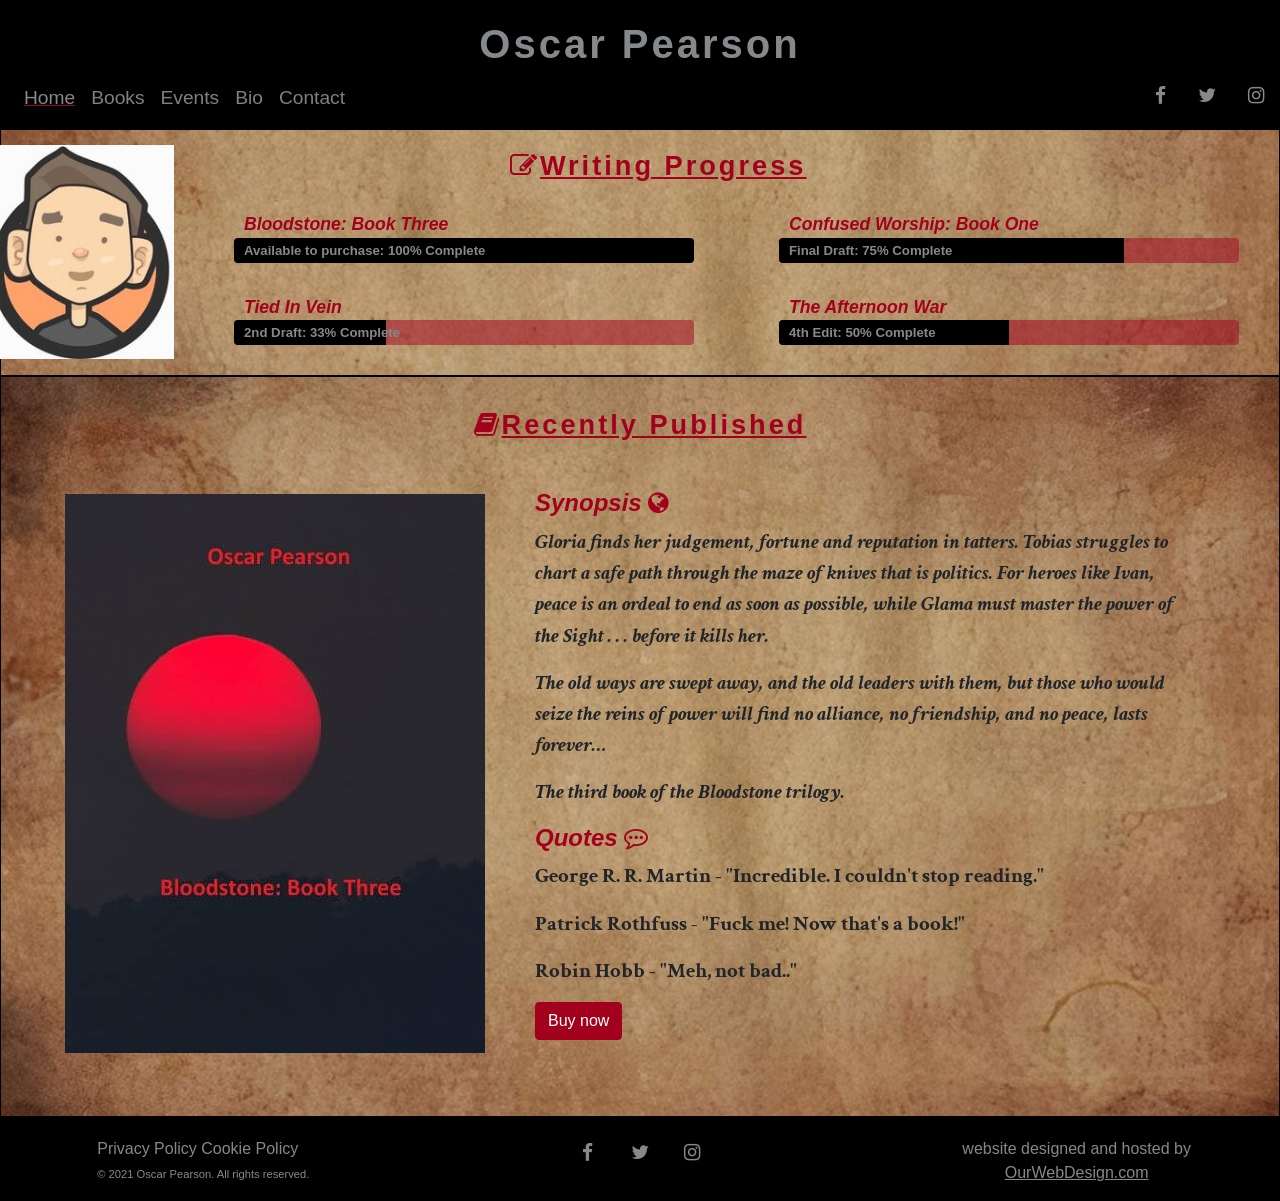
<file: index.html>
<!DOCTYPE html>
<html lang="en">

<head>
    <meta charset="UTF-8">
    <meta name="viewport" content="width=device-width, initial-scale=1.0">
    <meta name="description" content="This website serves to provide fans of the author Oscar Pearson with a place online 
    to keep up to date with his latest work and developments">
    <link rel="stylesheet" href="https://maxcdn.bootstrapcdn.com/bootstrap/4.2.1/css/bootstrap.min.css"/>
    <link rel="stylesheet" href="https://maxcdn.bootstrapcdn.com/font-awesome/4.7.0/css/font-awesome.min.css" type="text/css" />
    <link rel="stylesheet" href="assets/css/style.css" type="text/css" /> 
    <title>Oscar Pearson - Author</title>
</head>

<body class="container-fluid">
    <header class="container-fluid sticky-top">
        <div class="row no-gutters">
            <div class="col-12">
                <div class="row no-gutters">
                    <div class="col-12">
                        <h1 id="name">Oscar Pearson</h1>
                    </div>
                </div>
                <div class="row no-gutters">
                    <div class="col-6">
                        <nav class="navbar navbar-expand-md navbar-dark">
                            <button class="navbar-toggler" type="button" aria-label="Navigation menu toggle" data-toggle="collapse" data-target="#collapsibleNavbar">
                                <span class="navbar-toggler-icon"></span>
                            </button>
                            <div class="collapse navbar-collapse" id="collapsibleNavbar">
                                <ul class="navbar-nav">
                                    <li class="nav-item">
                                        <a class="nav-link active" href="index.html">Home</a>
                                    </li>
                                    <li class="nav-item">
                                        <a class="nav-link" href="books.html">Books</a>
                                    </li>
                                    <li class="nav-item">
                                        <a class="nav-link" href="events.html">Events</a>
                                    </li>
                                    <li class="nav-item">
                                        <a class="nav-link" href="bio.html">Bio</a>
                                    </li>
                                    <li class="nav-item">
                                        <a class="nav-link" href="contact.html">Contact</a>
                                    </li>
                                </ul>
                            </div>
                        </nav>
                    </div>
                    <div class="col-6">
                        <ul id="social-links-header" class="nav justify-content-end">
                            <li class="nav-item">
                                <a class="nav-link" target="_blank" href="https://www.facebook.com/">
                                    <i class="fa fa-facebook" aria-hidden="true"></i>
                                    <span class="sr-only">Facebook</span>
                                </a>
                            </li>
                            <li class="nav-item">
                                <a class="nav-link" target="_blank" href="https://twitter.com/">
                                    <i class="fa fa-twitter" aria-hidden="true"></i>
                                    <span class="sr-only">Twitter</span>
                                </a>
                            </li>
                            <li class="nav-item">
                                <a class="nav-link" target="_blank" href="https://www.instagram.com/">
                                    <i class="fa fa-instagram" aria-hidden="true"></i>
                                    <span class="sr-only">Instagram</span>
                                </a>
                            </li>
                        </ul>
                    </div>
                </div>
            </div>
        </div>

    </header>

    <section class="container-fluid hero-image">
        <div class="row writing-progress">
            <div class="col-md-2" id="profile-image">
                <img class="img-fluid" alt="Bloodstone: Book Three" src="./assets/images/index-images/profile.png" />
            </div>
            <div class="col-md-10 col-sm-12">
                <div class="row">
                    <div class="col-md-10 col-sm-12" id="writing-progress-title">
                        <h2><i class="fa fa-pencil-square-o" aria-hidden="true"></i>Writing Progress</h2>
                    </div>
                </div>
                <div class="row progress-section">
                    <div class="col-md-6 col-sm-12">
                        <div>
                            <h5>Bloodstone: Book Three</h5>
                            <div class="progress">
                                <div class="progress-bar" role="progressbar" aria-label="Available to purchase" style="width: 100%" aria-valuenow="100" aria-valuemin="0" aria-valuemax="100">
                                <span class="sr-only">100% complete</span>
                                </div>
                                <span class="progress-type">Available to purchase: 100% Complete</span>
                            </div>
                        </div>
                        <div>
                            <h5>Tied In Vein</h5>
                            <div class="progress">
                                <div class="progress-bar" role="progressbar" aria-label="one third complete" style="width: 33%" aria-valuenow="33" aria-valuemin="0" aria-valuemax="100">
                                <span class="sr-only">33% complete</span>
                                </div>
                                <span class="progress-type">2nd Draft: 33% Complete</span>
                            </div>
                        </div>
                    </div>
                    <div class="col-md-6 col-sm-12">
                        <div>
                            <h5>Confused Worship: Book One</h5>
                            <div class="progress">
                                <div class="progress-bar" role="progressbar" aria-label="three quarters complete" style="width: 75%" aria-valuenow="75" aria-valuemin="0" aria-valuemax="100">
                                <span class="sr-only">75% complete</span>
                                </div>
                                <span class="progress-type">Final Draft: 75% Complete</span>
                            </div>
                        </div>
                        <div>
                            <h5>The Afternoon War</h5>
                            <div class="progress">
                                <div class="progress-bar" role="progressbar" aria-label="halfway complete" style="width: 50%" aria-valuenow="50" aria-valuemin="0" aria-valuemax="100">
                                <span class="sr-only">50% complete</span>
                                </div>
                                <span class="progress-type">4th Edit: 50% Complete</span>
                            </div>
                        </div>
                    </div>
                </div>
            </div>
        </div>
    </section>

    <section class="container-fluid hero-image">
            <div class="row">
                <div class="col" id="recently-published">
                    <h2><i class="fa fa-book" aria-hidden="true"></i>Recently Published</h2>
                </div>
            </div>
            <div class="row books">
                <div class="col-md-auto" id="cover-image-outer">
                    <img class="img-fluid" alt="Bloodstone" src="./assets/images/index-images/bloodstone.png" />
                </div>
                <div class="col synopsis-quotes">
                    <h4 class="synopsis-title">
                        Synopsis <i class="fa fa-globe" aria-hidden="true"></i>
                    </h4>
                    <p class="synopsis-text">
                        Gloria finds her judgement, fortune and reputation in tatters. Tobias struggles to chart a safe path through the maze of knives that is politics. For heroes like Ivan, peace is an ordeal to end as soon as possible, while Glama must master the power of the Sight . . . before it kills her.
                    </p>
                    <p class="synopsis-text">
                        The old ways are swept away, and the old leaders with them, but those who would seize the reins of power will find no alliance, no friendship, and no peace, lasts forever…
                    </p>
                    <p class="synopsis-text">
                        The third book of the Bloodstone trilogy.
                    </p>
                    <h4 class="quotes-title">
                        Quotes <i class="fa fa-commenting-o" aria-hidden="true"></i>
                    </h4>
                    <p class="quotes-text">
                        George R. R. Martin - "Incredible. I couldn't stop reading."
                    </p>
                    <p class="quotes-text">
                        Patrick Rothfuss - "Fuck me! Now that's a book!"
                    </p>
                    <p class="quotes-text">
                        Robin Hobb - "Meh, not bad.."
                    </p>
                    <a class="btn btn-primary" href="#" role="button">Buy now</a>
                </div>
            </div>
    </section>

    <footer class="container-fluid" id="footer">
        <div class="row">
            <div class="col-sm-4">
                <div class="footer-left">
                    <p>
                        <a class="policy" href="#" role="button">Privacy Policy</a>
                        <a class="policy" href="#" role="button">Cookie Policy</a>
                        <br>
                        <span class="rights">© 2021 Oscar Pearson. All rights reserved.</span>
                    </p>
                </div>
            </div>
            <div class="col-sm-4">
                <div class="footer-center">
                    <ul class="col-md-12 list-inline social-links-footer">
                        <li class="list-inline-item">
                            <a target="_blank" href="https://www.facebook.com/">
                                <i class="fa fa-facebook" aria-hidden="true"></i>
                                <span class="sr-only">Facebook</span>
                            </a>
                        </li>
                        <li class="list-inline-item">
                            <a target="_blank" href="https://twitter.com/">
                                <i class="fa fa-twitter" aria-hidden="true"></i>
                                <span class="sr-only">Twitter</span>
                            </a>
                        </li>
                        <li class="list-inline-item">
                            <a target="_blank" href="https://www.instagram.com/">
                                <i class="fa fa-instagram" aria-hidden="true"></i>
                                <span class="sr-only">Instagram</span>
                            </a>
                        </li>
                    </ul>
                </div>
            </div>
            <div class="col-sm-4">
                <div class="footer-right host">
                <p>
                   website designed and hosted by
                   <br>
                   <a href="#" class="host-link" target="_blank">OurWebDesign.com</a>
                </p>
                </div>
            </div>
        </div>

    </footer>
    <script src="https://ajax.googleapis.com/ajax/libs/jquery/3.5.1/jquery.min.js"></script>
    <script src="https://cdnjs.cloudflare.com/ajax/libs/popper.js/1.16.0/umd/popper.min.js"></script> 
    <script src="https://maxcdn.bootstrapcdn.com/bootstrap/4.5.2/js/bootstrap.min.js"></script>
</body>

</html>
</file>
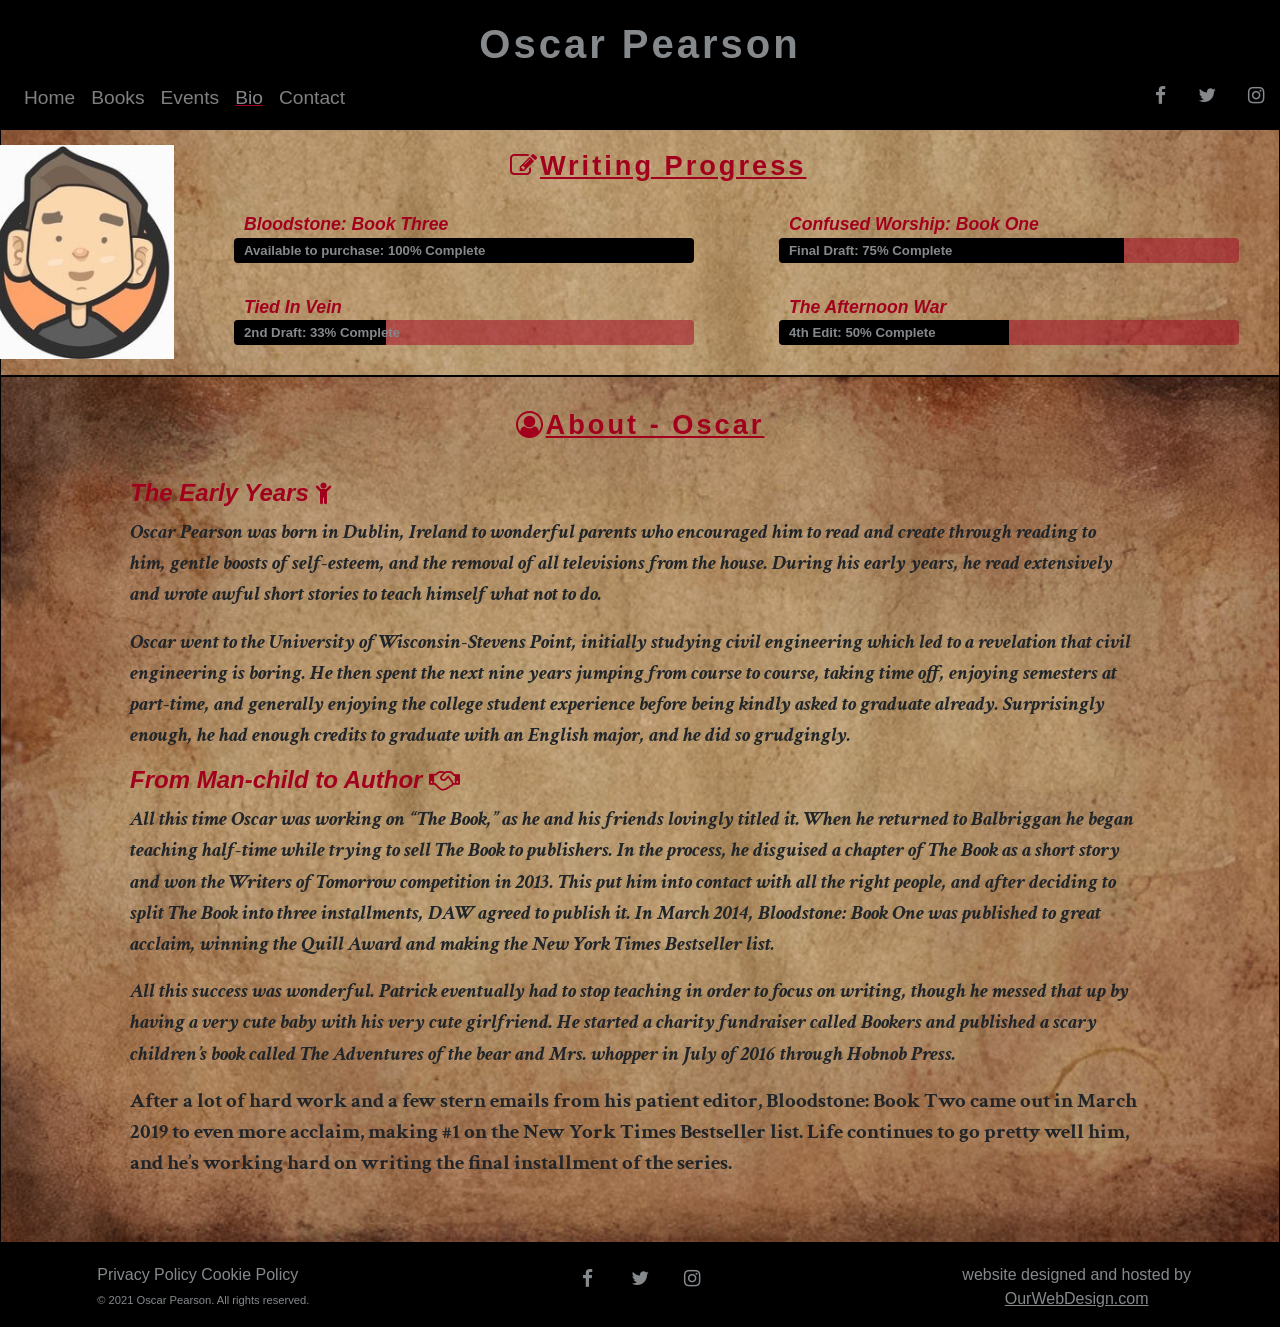
<file: bio.html>
<!DOCTYPE html>
<html lang="en">

<head>
    <meta charset="UTF-8">
    <meta name="viewport" content="width=device-width, initial-scale=1.0">
    <meta name="description" content="This website serves to provide fans of the author Oscar Pearson with a place online 
    to keep up to date with his latest work and developments">
    <link rel="stylesheet" href="https://maxcdn.bootstrapcdn.com/bootstrap/4.2.1/css/bootstrap.min.css"/>
    <link rel="stylesheet" href="https://maxcdn.bootstrapcdn.com/font-awesome/4.7.0/css/font-awesome.min.css" type="text/css" />
    <link rel="stylesheet" href="assets/css/style.css" type="text/css" /> 
    <title>Oscar Pearson - Author</title>
</head>

<body class="container-fluid">
    <header class="container-fluid sticky-top">
        <div class="row no-gutters">
            <div class="col-12">
                <div class="row no-gutters">
                    <div class="col-12">
                        <h1 id="name">Oscar Pearson</h1>
                    </div>
                </div>
                <div class="row no-gutters">
                    <div class="col-6">
                        <nav class="navbar navbar-expand-md navbar-dark">
                            <button class="navbar-toggler" type="button" aria-label="Navigation menu toggle" data-toggle="collapse" data-target="#collapsibleNavbar">
                                <span class="navbar-toggler-icon"></span>
                            </button>
                            <div class="collapse navbar-collapse" id="collapsibleNavbar">
                                <ul class="navbar-nav">
                                    <li class="nav-item">
                                        <a class="nav-link" href="index.html">Home</a>
                                    </li>
                                    <li class="nav-item">
                                        <a class="nav-link" href="books.html">Books</a>
                                    </li>
                                    <li class="nav-item">
                                        <a class="nav-link" href="events.html">Events</a>
                                    </li>
                                    <li class="nav-item">
                                        <a class="nav-link active" href="bio.html">Bio</a>
                                    </li>
                                    <li class="nav-item">
                                        <a class="nav-link" href="contact.html">Contact</a>
                                    </li>
                                </ul>
                            </div>
                        </nav>
                    </div>
                    <div class="col-6">
                        <ul id="social-links-header" class="nav justify-content-end">
                            <li class="nav-item">
                                <a class="nav-link" target="_blank" href="https://www.facebook.com/">
                                    <i class="fa fa-facebook" aria-hidden="true"></i>
                                    <span class="sr-only">Facebook</span>
                                </a>
                            </li>
                            <li class="nav-item">
                                <a class="nav-link" target="_blank" href="https://twitter.com/">
                                    <i class="fa fa-twitter" aria-hidden="true"></i>
                                    <span class="sr-only">Twitter</span>
                                </a>
                            </li>
                            <li class="nav-item">
                                <a class="nav-link" target="_blank" href="https://www.instagram.com/">
                                    <i class="fa fa-instagram" aria-hidden="true"></i>
                                    <span class="sr-only">Instagram</span>
                                </a>
                            </li>
                        </ul>
                    </div>
                </div>
            </div>
        </div>

    </header>

    <section class="container-fluid hero-image">
        <div class="row writing-progress">
            <div class="col-md-2" id="profile-image">
                <img class="img-fluid" alt="Bloodstone: Book Three" src="./assets/images/index-images/profile.png" />
            </div>
            <div class="col-md-10 col-sm-12">
                <div class="row">
                    <div class="col-md-10 col-sm-12" id="writing-progress-title">
                        <h2><i class="fa fa-pencil-square-o" aria-hidden="true"></i>Writing Progress</h2>
                    </div>
                </div>
                <div class="row progress-section">
                    <div class="col-md-6 col-sm-12">
                        <div>
                            <h5>Bloodstone: Book Three</h5>
                            <div class="progress">
                                <div class="progress-bar" role="progressbar" aria-label="Available to purchase" style="width: 100%" aria-valuenow="100" aria-valuemin="0" aria-valuemax="100">
                                <span class="sr-only">100% complete</span>
                                </div>
                                <span class="progress-type">Available to purchase: 100% Complete</span>
                            </div>
                        </div>
                        <div>
                            <h5>Tied In Vein</h5>
                            <div class="progress">
                                <div class="progress-bar" role="progressbar" aria-label="one third complete" style="width: 33%" aria-valuenow="33" aria-valuemin="0" aria-valuemax="100">
                                <span class="sr-only">33% complete</span>
                                </div>
                                <span class="progress-type">2nd Draft: 33% Complete</span>
                            </div>
                        </div>
                    </div>
                    <div class="col-md-6 col-sm-12">
                        <div>
                            <h5>Confused Worship: Book One</h5>
                            <div class="progress">
                                <div class="progress-bar" role="progressbar" aria-label="three quarters complete" style="width: 75%" aria-valuenow="75" aria-valuemin="0" aria-valuemax="100">
                                <span class="sr-only">75% complete</span>
                                </div>
                                <span class="progress-type">Final Draft: 75% Complete</span>
                            </div>
                        </div>
                        <div>
                            <h5>The Afternoon War</h5>
                            <div class="progress">
                                <div class="progress-bar" role="progressbar" aria-label="halfway complete" style="width: 50%" aria-valuenow="50" aria-valuemin="0" aria-valuemax="100">
                                <span class="sr-only">50% complete</span>
                                </div>
                                <span class="progress-type">4th Edit: 50% Complete</span>
                            </div>
                        </div>
                    </div>
                </div>
            </div>
        </div>
    </section>

    <section class="container-fluid hero-image">
            <div class="row">
                <div class="col" id="recently-published">
                    <h2><i class="fa fa-user-circle-o" aria-hidden="true"></i>About - Oscar</h2>
                </div>
            </div>
            <div class="row">
                <div class="col early-years">
                    <h4 class="bio-title">
                        The Early Years <i class="fa fa-child" aria-hidden="true"></i>
                    </h4>
                    <p class="life">
                        Oscar Pearson was born in Dublin, Ireland to wonderful parents who encouraged him to read and create through reading to him, gentle boosts of self-esteem, and the removal of all televisions from the house.  During his early years, he read extensively and wrote awful short stories to teach himself what not to do.
                    </p>
                    <p class="life">
                        Oscar went to the University of Wisconsin-Stevens Point, initially studying civil engineering which led to a revelation that civil engineering is boring.  He then spent the next nine years jumping from course to course, taking time off, enjoying semesters at part-time, and generally enjoying the college student experience before being kindly asked to graduate already.  Surprisingly enough, he had enough credits to graduate with an English major, and he did so grudgingly.
                    </p>
                    <h4 class="bio-title">
                        From Man-child to Author <i class="fa fa-handshake-o" aria-hidden="true"></i>
                    </h4>
                    <p class="life">
                        All this time Oscar was working on “The Book,” as he and his friends lovingly titled it.  When he returned to Balbriggan he began teaching half-time while trying to sell The Book to publishers.  In the process, he disguised a chapter of The Book as a short story and won the Writers of Tomorrow competition in 2013.  This put him into contact with all the right people, and after deciding to split The Book into three installments, DAW agreed to publish it.  In March 2014, Bloodstone: Book One was published to great acclaim, winning the Quill Award and making the New York Times Bestseller list.
                    </p>
                    <p class="life">
                        All this success was wonderful.  Patrick eventually had to stop teaching in order to focus on writing, though he messed that up by having a very cute baby with his very cute girlfriend.  He started a charity fundraiser called Bookers and published a scary children’s book called The Adventures of the bear and Mrs. whopper in July of 2016 through Hobnob Press.
                    </p>
                    <p class="quotes-text">
                        After a lot of hard work and a few stern emails from his patient editor, Bloodstone: Book Two  came out in March 2019 to even more acclaim, making #1 on the New York Times Bestseller list.  Life continues to go pretty well him, and he’s working hard on writing the final installment of the series.
                    </p>
                </div>
            </div>
    </section>

    <footer class="container-fluid">
        <div class="row">
            <div class="col-sm-4">
                <div class="footer-left">
                    <p>
                        <a class="policy" href="#" role="button">Privacy Policy</a>
                        <a class="policy" href="#" role="button">Cookie Policy</a>
                        <br>
                        <span class="rights">© 2021 Oscar Pearson. All rights reserved.</span>
                    </p>
                </div>
            </div>
            <div class="col-sm-4">
                <div class="footer-center">
                    <ul class="col-md-12 list-inline social-links-footer">
                        <li class="list-inline-item">
                            <a target="_blank" href="https://www.facebook.com/">
                                <i class="fa fa-facebook" aria-hidden="true"></i>
                                <span class="sr-only">Facebook</span>
                            </a>
                        </li>
                        <li class="list-inline-item">
                            <a target="_blank" href="https://twitter.com/">
                                <i class="fa fa-twitter" aria-hidden="true"></i>
                                <span class="sr-only">Twitter</span>
                            </a>
                        </li>
                        <li class="list-inline-item">
                            <a target="_blank" href="https://www.instagram.com/">
                                <i class="fa fa-instagram" aria-hidden="true"></i>
                                <span class="sr-only">Instagram</span>
                            </a>
                        </li>
                    </ul>
                </div>
            </div>
            <div class="col-sm-4">
                <div class="footer-right host">
                <p>
                   website designed and hosted by
                   <br>
                   <a href="#" class="host-link" target="_blank">OurWebDesign.com</a>
                </p>
                </div>
            </div>
        </div>

    </footer>
    <script src="https://ajax.googleapis.com/ajax/libs/jquery/3.5.1/jquery.min.js"></script>
    <script src="https://cdnjs.cloudflare.com/ajax/libs/popper.js/1.16.0/umd/popper.min.js"></script> 
    <script src="https://maxcdn.bootstrapcdn.com/bootstrap/4.5.2/js/bootstrap.min.js"></script>
</body>

</html>
</file>
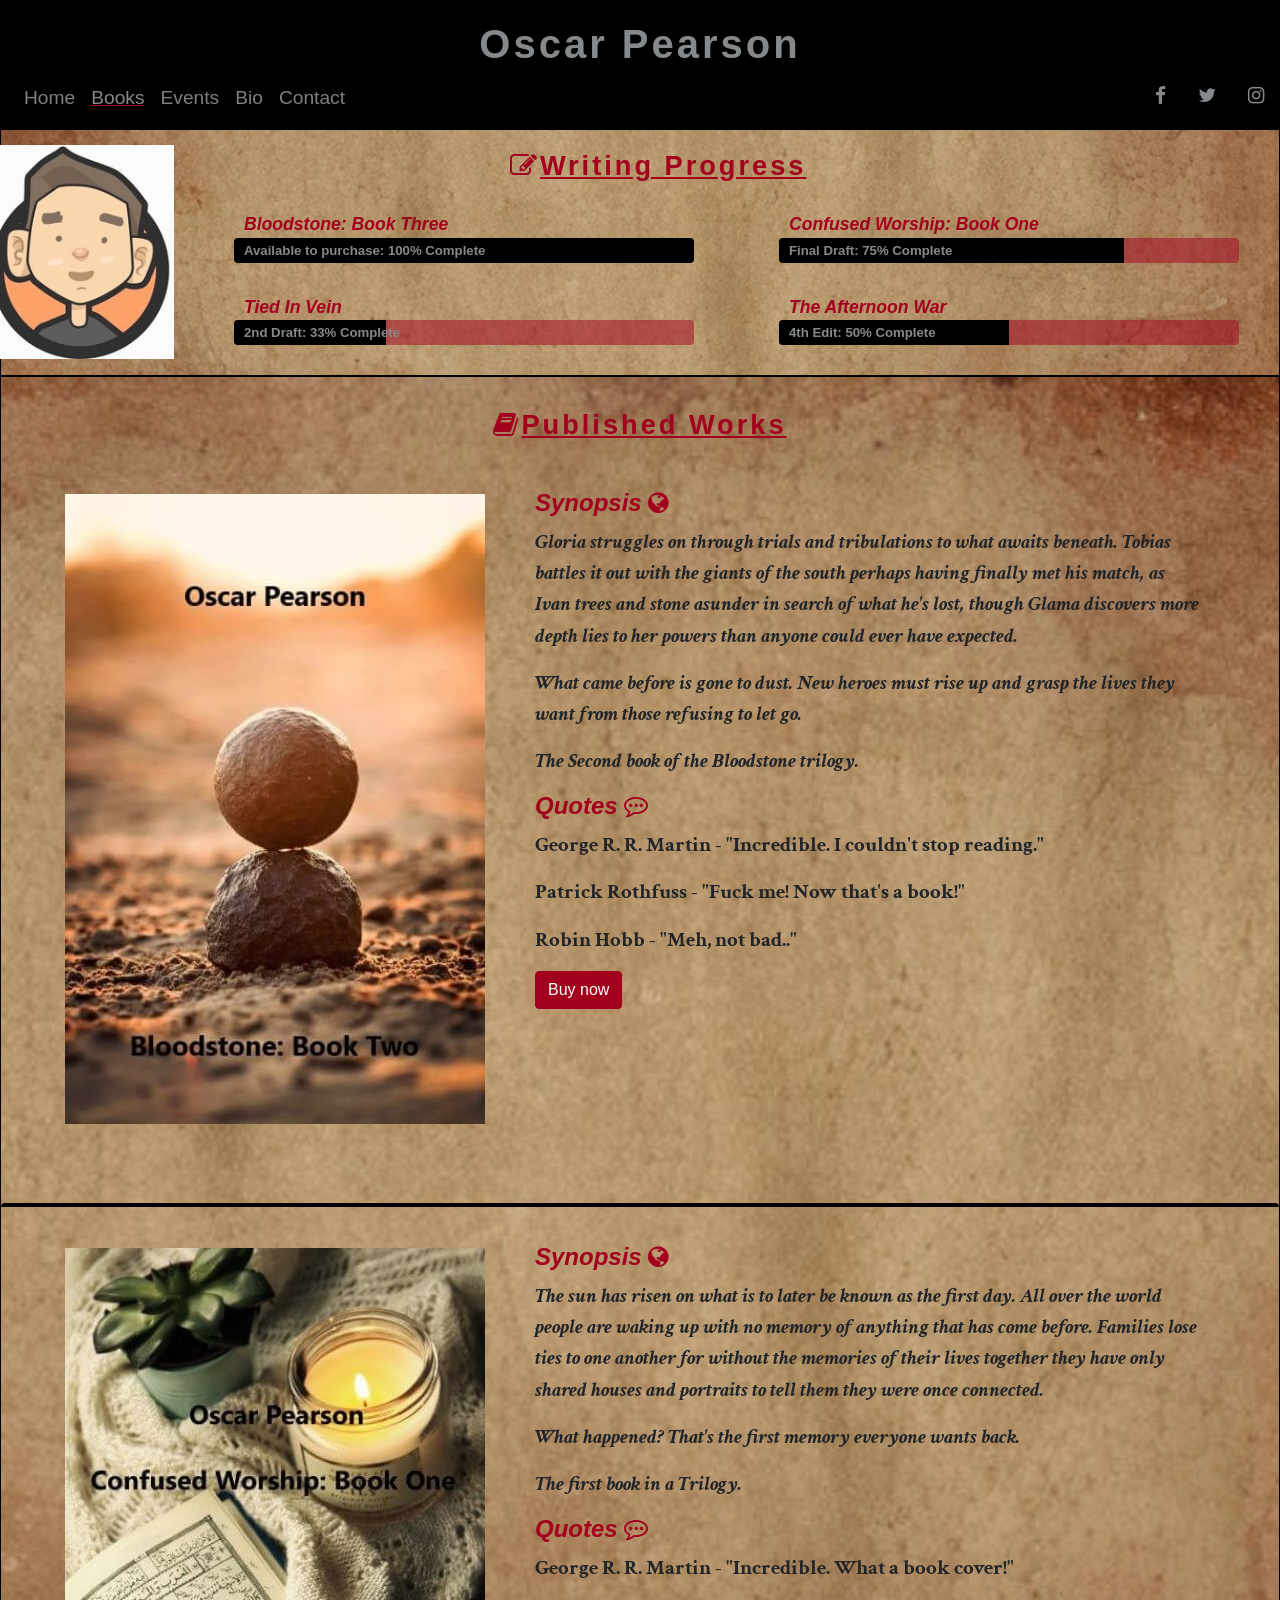
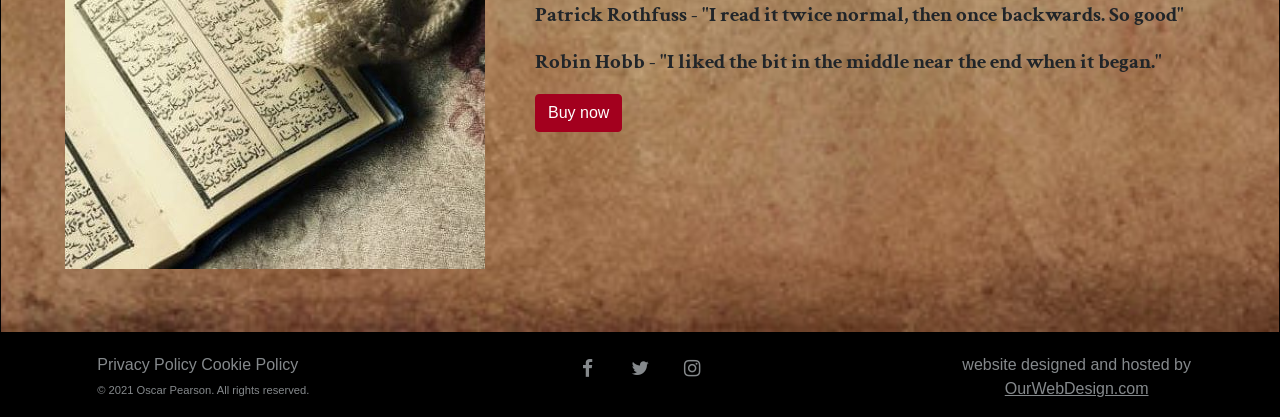
<file: books.html>
<!DOCTYPE html>
<html lang="en">

<head>
    <meta charset="UTF-8">
    <meta name="viewport" content="width=device-width, initial-scale=1.0">
    <meta name="description" content="This website serves to provide fans of the author Oscar Pearson with a place online 
    to keep up to date with his latest work and developments">
    <link rel="stylesheet" href="https://maxcdn.bootstrapcdn.com/bootstrap/4.2.1/css/bootstrap.min.css"/>
    <link rel="stylesheet" href="https://maxcdn.bootstrapcdn.com/font-awesome/4.7.0/css/font-awesome.min.css" type="text/css" />
    <link rel="stylesheet" href="assets/css/style.css" type="text/css" /> 
    <title>Oscar Pearson - Author</title>
</head>

<body class="container-fluid">
    <header class="container-fluid sticky-top">
        <div class="row no-gutters">
            <div class="col-12">
                <div class="row no-gutters">
                    <div class="col-12">
                        <h1 id="name">Oscar Pearson</h1>
                    </div>
                </div>
                <div class="row no-gutters">
                    <div class="col-6">
                        <nav class="navbar navbar-expand-md navbar-dark">
                            <button class="navbar-toggler" type="button" aria-label="Navigation menu toggle" data-toggle="collapse" data-target="#collapsibleNavbar">
                                <span class="navbar-toggler-icon"></span>
                            </button>
                            <div class="collapse navbar-collapse" id="collapsibleNavbar">
                                <ul class="navbar-nav">
                                    <li class="nav-item">
                                        <a class="nav-link" href="index.html">Home</a>
                                    </li>
                                    <li class="nav-item">
                                        <a class="nav-link active" href="books.html">Books</a>
                                    </li>
                                    <li class="nav-item">
                                        <a class="nav-link" href="events.html">Events</a>
                                    </li>
                                    <li class="nav-item">
                                        <a class="nav-link" href="bio.html">Bio</a>
                                    </li>
                                    <li class="nav-item">
                                        <a class="nav-link" href="contact.html">Contact</a>
                                    </li>
                                </ul>
                            </div>
                        </nav>
                    </div>
                    <div class="col-6">
                        <ul id="social-links-header" class="nav justify-content-end">
                            <li class="nav-item">
                                <a class="nav-link" target="_blank" href="https://www.facebook.com/">
                                    <i class="fa fa-facebook" aria-hidden="true"></i>
                                    <span class="sr-only">Facebook</span>
                                </a>
                            </li>
                            <li class="nav-item">
                                <a class="nav-link" target="_blank" href="https://twitter.com/">
                                    <i class="fa fa-twitter" aria-hidden="true"></i>
                                    <span class="sr-only">Twitter</span>
                                </a>
                            </li>
                            <li class="nav-item">
                                <a class="nav-link" target="_blank" href="https://www.instagram.com/">
                                    <i class="fa fa-instagram" aria-hidden="true"></i>
                                    <span class="sr-only">Instagram</span>
                                </a>
                            </li>
                        </ul>
                    </div>
                </div>
            </div>
        </div>

    </header>

    <section class="container-fluid hero-image">
        <div class="row writing-progress">
            <div class="col-md-2" id="profile-image">
                <img class="img-fluid" alt="Bloodstone: Book Three" src="./assets/images/index-images/profile.png" />
            </div>
            <div class="col-md-10 col-sm-12">
                <div class="row">
                    <div class="col-md-10 col-sm-12" id="writing-progress-title">
                        <h2><i class="fa fa-pencil-square-o" aria-hidden="true"></i>Writing Progress</h2>
                    </div>
                </div>
                <div class="row progress-section">
                    <div class="col-md-6 col-sm-12">
                        <div>
                            <h5>Bloodstone: Book Three</h5>
                            <div class="progress">
                                <div class="progress-bar" role="progressbar" aria-label="Available to purchase" style="width: 100%" aria-valuenow="100" aria-valuemin="0" aria-valuemax="100">
                                <span class="sr-only">100% complete</span>
                                </div>
                                <span class="progress-type">Available to purchase: 100% Complete</span>
                            </div>
                        </div>
                        <div>
                            <h5>Tied In Vein</h5>
                            <div class="progress">
                                <div class="progress-bar" role="progressbar"  aria-label="one third complete" style="width: 33%" aria-valuenow="33" aria-valuemin="0" aria-valuemax="100">
                                <span class="sr-only">33% complete</span>
                                </div>
                                <span class="progress-type">2nd Draft: 33% Complete</span>
                            </div>
                        </div>
                    </div>
                    <div class="col-md-6 col-sm-12">
                        <div>
                            <h5>Confused Worship: Book One</h5>
                            <div class="progress">
                                <div class="progress-bar" role="progressbar" aria-label="three quarters complete" style="width: 75%" aria-valuenow="75" aria-valuemin="0" aria-valuemax="100">
                                <span class="sr-only">75% complete</span>
                                </div>
                                <span class="progress-type">Final Draft: 75% Complete</span>
                            </div>
                        </div>
                        <div>
                            <h5>The Afternoon War</h5>
                            <div class="progress">
                                <div class="progress-bar" role="progressbar" aria-label="halfway complete" style="width: 50%" aria-valuenow="50" aria-valuemin="0" aria-valuemax="100">
                                <span class="sr-only">50% complete</span>
                                </div>
                                <span class="progress-type">4th Edit: 50% Complete</span>
                            </div>
                        </div>
                    </div>
                </div>
            </div>
        </div>
    </section>

    <section class="container-fluid hero-image">
            <div class="row">
                <div class="col" id="recently-published">
                    <h2><i class="fa fa-book" aria-hidden="true"></i>Published Works</h2>
                </div>
            </div>
            <div class="row books">
                <div class="col-md-auto cover-image-outer">
                    <img class="img-fluid" alt="Bloodstone: Book Two" src="./assets/images/books-images/bloodstone2.png" />
                </div>
                <div class="col synopsis-quotes">
                    <h4 class="synopsis-title">
                        Synopsis <i class="fa fa-globe" aria-hidden="true"></i>
                    </h4>
                    <p class="synopsis-text">
                        Gloria struggles on through trials and tribulations to what awaits beneath. Tobias battles it out with the giants of the south perhaps having finally met his match, as Ivan trees and stone asunder in search of what he's lost, though Glama discovers more depth lies to her powers than anyone could ever have expected.
                    </p>
                    <p class="synopsis-text">
                        What came before is gone to dust. New heroes must rise up and grasp the lives they want from those refusing to let go.
                    </p>
                    <p class="synopsis-text">
                        The Second book of the Bloodstone trilogy.
                    </p>
                    <h4 class="quotes-title">
                        Quotes <i class="fa fa-commenting-o" aria-hidden="true"></i>
                    </h4>
                    <p class="quotes-text">
                        George R. R. Martin - "Incredible. I couldn't stop reading."
                    </p>
                    <p class="quotes-text">
                        Patrick Rothfuss - "Fuck me! Now that's a book!"
                    </p>
                    <p class="quotes-text">
                        Robin Hobb - "Meh, not bad.."
                    </p>
                    <a class="btn btn-primary" href="#" role="button">Buy now</a>
                </div>
            </div>
            <hr class="rounded">
            <div class="row books">
                <div class="col-md-auto cover-image-outer">
                    <img class="img-fluid" alt="Confused Worship: Book One" src="./assets/images/books-images/confused-worship.png" />
                </div>
                <div class="col synopsis-quotes">
                    <h4 class="synopsis-title">
                        Synopsis <i class="fa fa-globe" aria-hidden="true"></i>
                    </h4>
                    <p class="synopsis-text">
                        The sun has risen on what is to later be known as the first day. All over the world people are waking up with no memory of anything that has come before. Families lose ties to one another for without the memories of their lives together they have only shared houses and portraits to tell them they were once connected.
                    </p>
                    <p class="synopsis-text">
                        What happened? That's the first memory everyone wants back.
                    </p>
                    <p class="synopsis-text">
                        The first book in a Trilogy.
                    </p>
                    <h4 class="quotes-title">
                        Quotes <i class="fa fa-commenting-o" aria-hidden="true"></i>
                    </h4>
                    <p class="quotes-text">
                        George R. R. Martin - "Incredible. What a book cover!"
                    </p>
                    <p class="quotes-text">
                        Patrick Rothfuss - "I read it twice normal, then once backwards. So good"
                    </p>
                    <p class="quotes-text">
                        Robin Hobb - "I liked the bit in the middle near the end when it began."
                    </p>
                    <a class="btn btn-primary" href="#" role="button">Buy now</a>
                </div>
            </div>
    </section>

    <footer class="container-fluid">
        <div class="row">
            <div class="col-sm-4">
                <div class="footer-left">
                    <p>
                        <a class="policy" href="#" role="button">Privacy Policy</a>
                        <a class="policy" href="#" role="button">Cookie Policy</a>
                        <br>
                        <span class="rights">© 2021 Oscar Pearson. All rights reserved.</span>
                    </p>
                </div>
            </div>
            <div class="col-sm-4">
                <div class="footer-center">
                    <ul class="col-md-12 list-inline social-links-footer">
                        <li class="list-inline-item">
                            <a target="_blank" href="https://www.facebook.com/">
                                <i class="fa fa-facebook" aria-hidden="true"></i>
                                <span class="sr-only">Facebook</span>
                            </a>
                        </li>
                        <li class="list-inline-item">
                            <a target="_blank" href="https://twitter.com/">
                                <i class="fa fa-twitter" aria-hidden="true"></i>
                                <span class="sr-only">Twitter</span>
                            </a>
                        </li>
                        <li class="list-inline-item">
                            <a target="_blank" href="https://www.instagram.com/">
                                <i class="fa fa-instagram" aria-hidden="true"></i>
                                <span class="sr-only">Instagram</span>
                            </a>
                        </li>
                    </ul>
                </div>
            </div>
            <div class="col-sm-4">
                <div class="footer-right host">
                <p>
                   website designed and hosted by
                   <br>
                   <a href="#" class="host-link" target="_blank">OurWebDesign.com</a>
                </p>
                </div>
            </div>
        </div>

    </footer>
    <script src="https://ajax.googleapis.com/ajax/libs/jquery/3.5.1/jquery.min.js"></script>
    <script src="https://cdnjs.cloudflare.com/ajax/libs/popper.js/1.16.0/umd/popper.min.js"></script> 
    <script src="https://maxcdn.bootstrapcdn.com/bootstrap/4.5.2/js/bootstrap.min.js"></script>
</body>

</html>
</file>
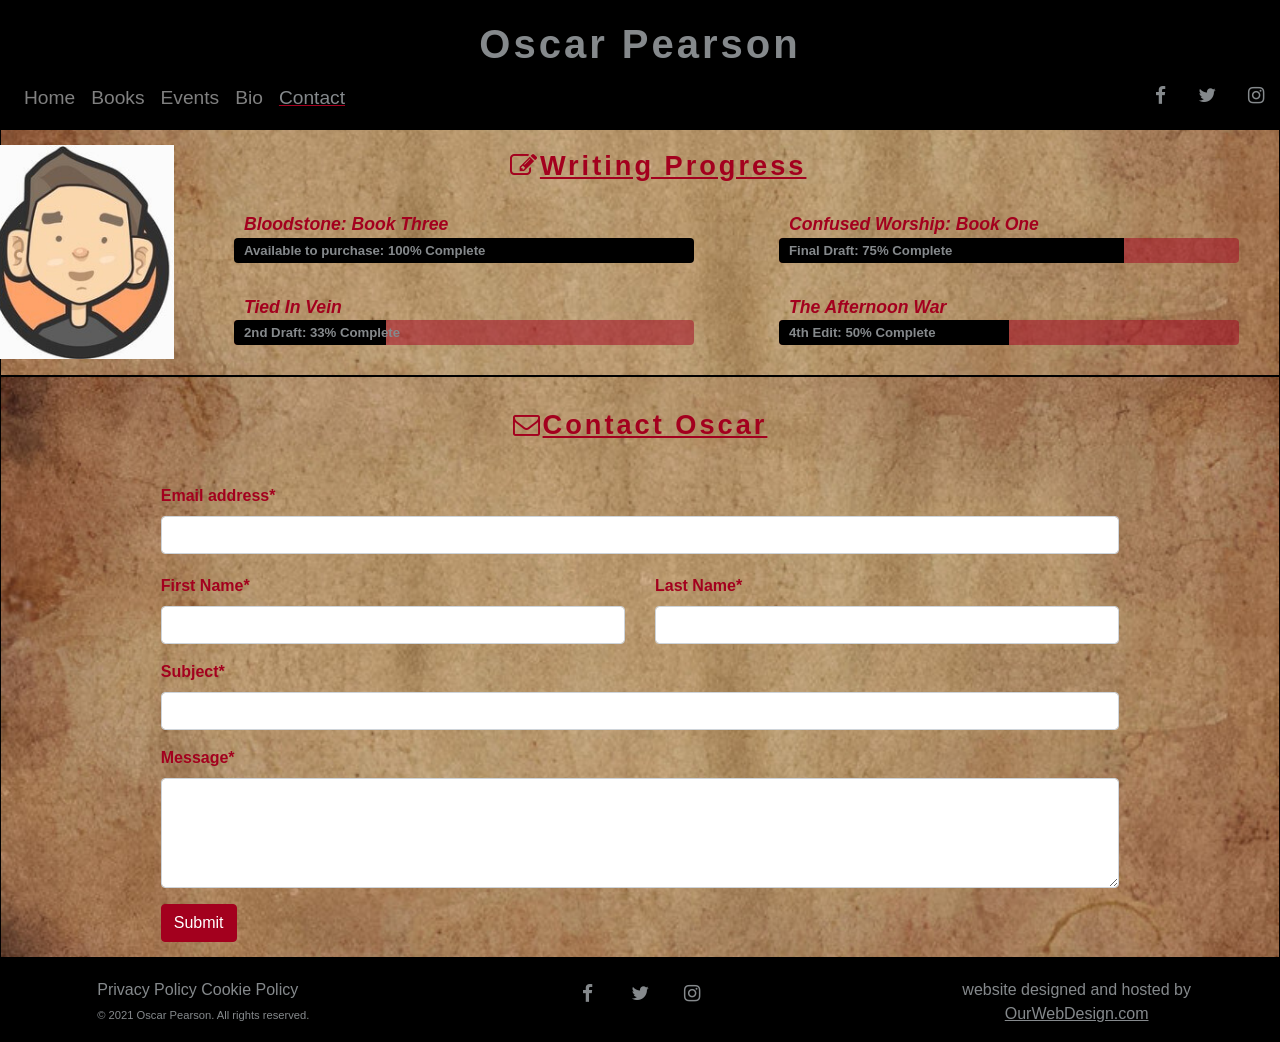
<file: contact.html>
<!DOCTYPE html>
<html lang="en">

<head>
    <meta charset="UTF-8">
    <meta name="viewport" content="width=device-width, initial-scale=1.0">
    <meta name="description" content="This website serves to provide fans of the author Oscar Pearson with a place online 
    to keep up to date with his latest work and developments">
    <link rel="stylesheet" href="https://maxcdn.bootstrapcdn.com/bootstrap/4.2.1/css/bootstrap.min.css"/>
    <link rel="stylesheet" href="https://maxcdn.bootstrapcdn.com/font-awesome/4.7.0/css/font-awesome.min.css" type="text/css" />
    <link rel="stylesheet" href="assets/css/style.css" type="text/css" /> 
    <title>Oscar Pearson - Author</title>
</head>

<body class="container-fluid">
    <header class="container-fluid sticky-top">
        <div class="row no-gutters">
            <div class="col-12">
                <div class="row no-gutters">
                    <div class="col-12">
                        <h1 id="name">Oscar Pearson</h1>
                    </div>
                </div>
                <div class="row no-gutters">
                    <div class="col-6">
                        <nav class="navbar navbar-expand-md navbar-dark">
                            <button class="navbar-toggler" type="button" aria-label="Navigation menu toggle" data-toggle="collapse" data-target="#collapsibleNavbar">
                                <span class="navbar-toggler-icon"></span>
                            </button>
                            <div class="collapse navbar-collapse" id="collapsibleNavbar">
                                <ul class="navbar-nav">
                                    <li class="nav-item">
                                        <a class="nav-link" href="index.html">Home</a>
                                    </li>
                                    <li class="nav-item">
                                        <a class="nav-link" href="books.html">Books</a>
                                    </li>
                                    <li class="nav-item">
                                        <a class="nav-link" href="events.html">Events</a>
                                    </li>
                                    <li class="nav-item">
                                        <a class="nav-link" href="bio.html">Bio</a>
                                    </li>
                                    <li class="nav-item">
                                        <a class="nav-link active" href="contact.html">Contact</a>
                                    </li>
                                </ul>
                            </div>
                        </nav>
                    </div>
                    <div class="col-6">
                        <ul id="social-links-header" class="nav justify-content-end">
                            <li class="nav-item">
                                <a class="nav-link" target="_blank" href="https://www.facebook.com/">
                                    <i class="fa fa-facebook" aria-hidden="true"></i>
                                    <span class="sr-only">Facebook</span>
                                </a>
                            </li>
                            <li class="nav-item">
                                <a class="nav-link" target="_blank" href="https://twitter.com/">
                                    <i class="fa fa-twitter" aria-hidden="true"></i>
                                    <span class="sr-only">Twitter</span>
                                </a>
                            </li>
                            <li class="nav-item">
                                <a class="nav-link" target="_blank" href="https://www.instagram.com/">
                                    <i class="fa fa-instagram" aria-hidden="true"></i>
                                    <span class="sr-only">Instagram</span>
                                </a>
                            </li>
                        </ul>
                    </div>
                </div>
            </div>
        </div>

    </header>

    <section class="container-fluid hero-image">
        <div class="row writing-progress">
            <div class="col-md-2" id="profile-image">
                <img class="img-fluid" alt="Bloodstone: Book Three" src="./assets/images/index-images/profile.png" />
            </div>
            <div class="col-md-10 col-sm-12">
                <div class="row">
                    <div class="col-md-10 col-sm-12" id="writing-progress-title">
                        <h2><i class="fa fa-pencil-square-o" aria-hidden="true"></i>Writing Progress</h2>
                    </div>
                </div>
                <div class="row progress-section">
                    <div class="col-md-6 col-sm-12">
                        <div>
                            <h5>Bloodstone: Book Three</h5>
                            <div class="progress">
                                <div class="progress-bar" role="progressbar" aria-label="Available to purchase" style="width: 100%" aria-valuenow="100" aria-valuemin="0" aria-valuemax="100">
                                <span class="sr-only">100% complete</span>
                                </div>
                                <span class="progress-type">Available to purchase: 100% Complete</span>
                            </div>
                        </div>
                        <div>
                            <h5>Tied In Vein</h5>
                            <div class="progress">
                                <div class="progress-bar" role="progressbar" aria-label="one third complete" style="width: 33%" aria-valuenow="33" aria-valuemin="0" aria-valuemax="100">
                                <span class="sr-only">33% complete</span>
                                </div>
                                <span class="progress-type">2nd Draft: 33% Complete</span>
                            </div>
                        </div>
                    </div>
                    <div class="col-md-6 col-sm-12">
                        <div>
                            <h5>Confused Worship: Book One</h5>
                            <div class="progress">
                                <div class="progress-bar" role="progressbar" aria-label="three quarters complete" style="width: 75%" aria-valuenow="75" aria-valuemin="0" aria-valuemax="100">
                                <span class="sr-only">75% complete</span>
                                </div>
                                <span class="progress-type">Final Draft: 75% Complete</span>
                            </div>
                        </div>
                        <div>
                            <h5>The Afternoon War</h5>
                            <div class="progress">
                                <div class="progress-bar" role="progressbar" aria-label="halfway complete" style="width: 50%" aria-valuenow="50" aria-valuemin="0" aria-valuemax="100">
                                <span class="sr-only">50% complete</span>
                                </div>
                                <span class="progress-type">4th Edit: 50% Complete</span>
                            </div>
                        </div>
                    </div>
                </div>
            </div>
        </div>
    </section>

    <section class="container-fluid hero-image">
            <div class="row">
                <div class="col" id="events-title">
                    <h2><i class="fa fa-envelope-o" aria-hidden="true"></i>Contact Oscar</h2>
                </div>
            </div>
            <form class="container" method="POST" target="_blank" action="https://formdump.codeinstitute.net/">
                <div class="form-group">
                    <label for="email">Email address*</label>
                    <input type="email" class="form-control" id="email" name="email" aria-describedby="email" required>
                </div>
                <div class="row form-group">
                    <div class="col-md-6 col-lg-6 col-sm-12">
                        <label for="f-name" class="form-text">First Name*</label>
                        <input type="text" class="form-control" id="f-name" name="f-name" required>
                    </div>
                    <div class="col-md-6 col-lg-6 col-sm-12">
                        <label for="l-name" class="form-text">Last Name*</label>
                        <input type="text" class="form-control" id="l-name" name="l-name" required>
                    </div>
                </div>
                <div class="form-group">
                    <label for="subject">Subject*</label>
                    <input type="text" class="form-control" id="subject" name="subject" required>
                </div>
                <div class="form-group">
                    <label for="message">Message*</label>
                    <textarea class="form-control" id="message" name="message" rows="4" required></textarea>
                </div>
                <button type="submit" class="btn btn-primary">Submit</button>
            </form>
    </section>

    <footer class="container-fluid">
        <div class="row">
            <div class="col-sm-4">
                <div class="footer-left">
                    <p>
                        <a class="policy" href="#" role="button">Privacy Policy</a>
                        <a class="policy" href="#" role="button">Cookie Policy</a>
                        <br>
                        <span class="rights">© 2021 Oscar Pearson. All rights reserved.</span>
                    </p>
                </div>
            </div>
            <div class="col-sm-4">
                <div class="footer-center">
                    <ul class="col-md-12 list-inline social-links-footer">
                        <li class="list-inline-item">
                            <a target="_blank" href="https://www.facebook.com/">
                                <i class="fa fa-facebook" aria-hidden="true"></i>
                                <span class="sr-only">Facebook</span>
                            </a>
                        </li>
                        <li class="list-inline-item">
                            <a target="_blank" href="https://twitter.com/">
                                <i class="fa fa-twitter" aria-hidden="true"></i>
                                <span class="sr-only">Twitter</span>
                            </a>
                        </li>
                        <li class="list-inline-item">
                            <a target="_blank" href="https://www.instagram.com/">
                                <i class="fa fa-instagram" aria-hidden="true"></i>
                                <span class="sr-only">Instagram</span>
                            </a>
                        </li>
                    </ul>
                </div>
            </div>
            <div class="col-sm-4">
                <div class="footer-right host">
                <p>
                   website designed and hosted by
                   <br>
                   <a href="#" class="host-link" target="_blank">OurWebDesign.com</a>
                </p>
                </div>
            </div>
        </div>

    </footer>
    <script src="https://ajax.googleapis.com/ajax/libs/jquery/3.5.1/jquery.min.js"></script>
    <script src="https://cdnjs.cloudflare.com/ajax/libs/popper.js/1.16.0/umd/popper.min.js"></script> 
    <script src="https://maxcdn.bootstrapcdn.com/bootstrap/4.5.2/js/bootstrap.min.js"></script>
    
</body>

</html>
</file>
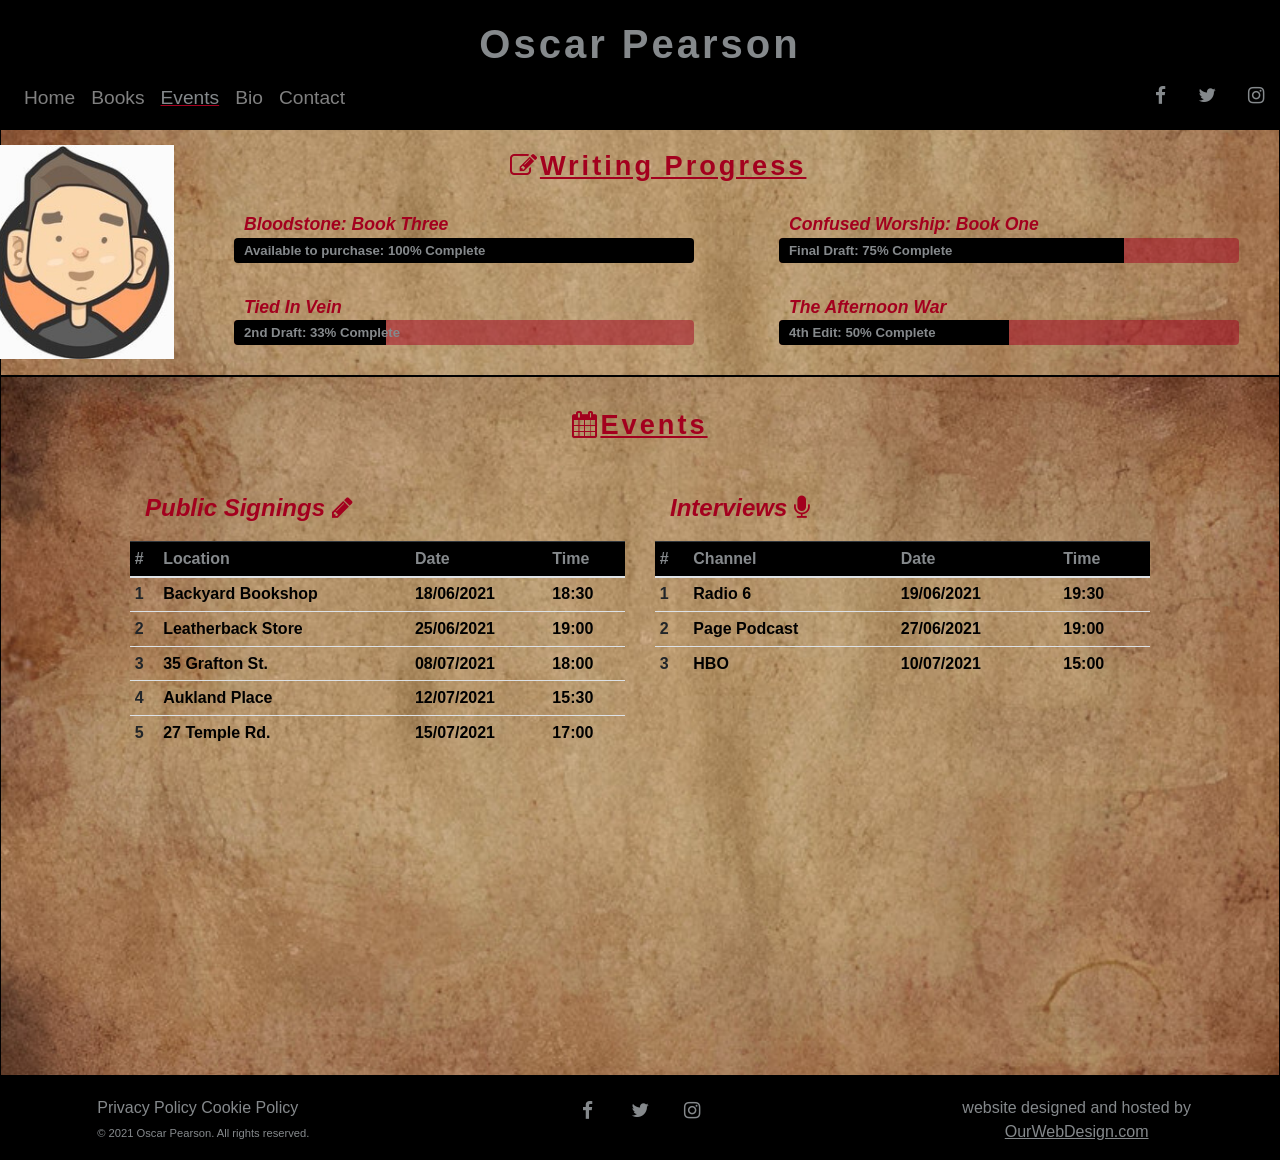
<file: events.html>
<!DOCTYPE html>
<html lang="en">

<head>
    <meta charset="UTF-8">
    <meta name="viewport" content="width=device-width, initial-scale=1.0">
    <meta name="description" content="This website serves to provide fans of the author Oscar Pearson with a place online 
    to keep up to date with his latest work and developments">
    <link rel="stylesheet" href="https://maxcdn.bootstrapcdn.com/bootstrap/4.2.1/css/bootstrap.min.css"/>
    <link rel="stylesheet" href="https://maxcdn.bootstrapcdn.com/font-awesome/4.7.0/css/font-awesome.min.css" type="text/css" />
    <link rel="stylesheet" href="assets/css/style.css" type="text/css" /> 
    <title>Oscar Pearson - Author</title>
</head>

<body class="container-fluid">
    <header class="container-fluid sticky-top">
        <div class="row no-gutters">
            <div class="col-12">
                <div class="row no-gutters">
                    <div class="col-12">
                        <h1 id="name">Oscar Pearson</h1>
                    </div>
                </div>
                <div class="row no-gutters">
                    <div class="col-6">
                        <nav class="navbar navbar-expand-md navbar-dark">
                            <button class="navbar-toggler" type="button" aria-label="Navigation menu toggle" data-toggle="collapse" data-target="#collapsibleNavbar">
                                <span class="navbar-toggler-icon"></span>
                            </button>
                            <div class="collapse navbar-collapse" id="collapsibleNavbar">
                                <ul class="navbar-nav">
                                    <li class="nav-item">
                                        <a class="nav-link" href="index.html">Home</a>
                                    </li>
                                    <li class="nav-item">
                                        <a class="nav-link" href="books.html">Books</a>
                                    </li>
                                    <li class="nav-item">
                                        <a class="nav-link active" href="events.html">Events</a>
                                    </li>
                                    <li class="nav-item">
                                        <a class="nav-link" href="bio.html">Bio</a>
                                    </li>
                                    <li class="nav-item">
                                        <a class="nav-link" href="contact.html">Contact</a>
                                    </li>
                                </ul>
                            </div>
                        </nav>
                    </div>
                    <div class="col-6">
                        <ul id="social-links-header" class="nav justify-content-end">
                            <li class="nav-item">
                                <a class="nav-link" target="_blank" href="https://www.facebook.com/">
                                    <i class="fa fa-facebook" aria-hidden="true"></i>
                                    <span class="sr-only">Facebook</span>
                                </a>
                            </li>
                            <li class="nav-item">
                                <a class="nav-link" target="_blank" href="https://twitter.com/">
                                    <i class="fa fa-twitter" aria-hidden="true"></i>
                                    <span class="sr-only">Twitter</span>
                                </a>
                            </li>
                            <li class="nav-item">
                                <a class="nav-link" target="_blank" href="https://www.instagram.com/">
                                    <i class="fa fa-instagram" aria-hidden="true"></i>
                                    <span class="sr-only">Instagram</span>
                                </a>
                            </li>
                        </ul>
                    </div>
                </div>
            </div>
        </div>

    </header>

    <section class="container-fluid hero-image">
        <div class="row writing-progress">
            <div class="col-md-2" id="profile-image">
                <img class="img-fluid" alt="Bloodstone: Book Three" src="./assets/images/index-images/profile.png" />
            </div>
            <div class="col-md-10 col-sm-12">
                <div class="row">
                    <div class="col-md-10 col-sm-12" id="writing-progress-title">
                        <h2><i class="fa fa-pencil-square-o" aria-hidden="true"></i>Writing Progress</h2>
                    </div>
                </div>
                <div class="row progress-section">
                    <div class="col-md-6 col-sm-12">
                        <div>
                            <h5>Bloodstone: Book Three</h5>
                            <div class="progress">
                                <div class="progress-bar" role="progressbar" aria-label="Available to purchase" style="width: 100%" aria-valuenow="100" aria-valuemin="0" aria-valuemax="100">
                                <span class="sr-only">100% complete</span>
                                </div>
                                <span class="progress-type">Available to purchase: 100% Complete</span>
                            </div>
                        </div>
                        <div>
                            <h5>Tied In Vein</h5>
                            <div class="progress">
                                <div class="progress-bar" role="progressbar"  aria-label="one third complete" style="width: 33%" aria-valuenow="33" aria-valuemin="0" aria-valuemax="100">
                                <span class="sr-only">33% complete</span>
                                </div>
                                <span class="progress-type">2nd Draft: 33% Complete</span>
                            </div>
                        </div>
                    </div>
                    <div class="col-md-6 col-sm-12">
                        <div>
                            <h5>Confused Worship: Book One</h5>
                            <div class="progress">
                                <div class="progress-bar" role="progressbar" aria-label="three quarters complete" style="width: 75%" aria-valuenow="75" aria-valuemin="0" aria-valuemax="100">
                                <span class="sr-only">75% complete</span>
                                </div>
                                <span class="progress-type">Final Draft: 75% Complete</span>
                            </div>
                        </div>
                        <div>
                            <h5>The Afternoon War</h5>
                            <div class="progress">
                                <div class="progress-bar" role="progressbar" aria-label="halfway complete" style="width: 50%" aria-valuenow="50" aria-valuemin="0" aria-valuemax="100">
                                <span class="sr-only">50% complete</span>
                                </div>
                                <span class="progress-type">4th Edit: 50% Complete</span>
                            </div>
                        </div>
                    </div>
                </div>
            </div>
        </div>
    </section>

    <section class="container-fluid hero-image events">
            <div class="row">
                <div class="col" id="events-title">
                    <h2><i class="fa fa-calendar" aria-hidden="true"></i>Events</h2>
                </div>
            </div>
            <div class="row">
                <div class=" col events-table">
                    <div class="row">
                        <div class="col signings ">
                            <h4>
                                Public Signings <i class="fa fa-pencil" aria-hidden="true"></i>
                            </h4>
                            <table class="table table-sm">
                                <thead class="table-dark">
                                    <tr>
                                        <th scope="col">#</th>
                                        <th scope="col">Location</th>
                                        <th scope="col">Date</th>
                                        <th scope="col">Time</th>
                                    </tr>
                                </thead>
                                <tbody>
                                    <tr>
                                        <th scope="row">1</th>
                                        <td>Backyard Bookshop</td>
                                        <td>18/06/2021</td>
                                        <td>18:30</td>
                                    </tr>
                                    <tr>
                                        <th scope="row">2</th>
                                        <td>Leatherback Store</td>
                                        <td>25/06/2021</td>
                                        <td>19:00</td>
                                    </tr>
                                    <tr>
                                        <th scope="row">3</th>
                                        <td>35 Grafton St.</td>
                                        <td>08/07/2021</td>
                                        <td>18:00</td>
                                    </tr>
                                    <tr>
                                        <th scope="row">4</th>
                                        <td>Aukland Place</td>
                                        <td>12/07/2021</td>
                                        <td>15:30</td>
                                    </tr>
                                    <tr>
                                        <th scope="row">5</th>
                                        <td>27 Temple Rd.</td>
                                        <td>15/07/2021</td>
                                        <td>17:00</td>
                                    </tr>
                                </tbody>
                            </table>
                        </div>
                        <div class="col interviews">
                            <h4>
                                Interviews <i class="fa fa-microphone" aria-hidden="true"></i>
                            </h4>
                            <table class="table table-sm">
                                <thead class="table-dark">
                                    <tr>
                                        <th scope="col">#</th>
                                        <th scope="col">Channel</th>
                                        <th scope="col">Date</th>
                                        <th scope="col">Time</th>
                                    </tr>
                                </thead>
                                <tbody>
                                    <tr>
                                        <th scope="row">1</th>
                                        <td>Radio 6</td>
                                        <td>19/06/2021</td>
                                        <td>19:30</td>
                                    </tr>
                                    <tr>
                                        <th scope="row">2</th>
                                        <td>Page Podcast</td>
                                        <td>27/06/2021</td>
                                        <td>19:00</td>
                                    </tr>
                                    <tr>
                                        <th scope="row">3</th>
                                        <td>HBO</td>
                                        <td>10/07/2021</td>
                                        <td>15:00</td>
                                    </tr>
                                </tbody>
                            </table>
                        </div>
                    </div>
                </div>
            </div>
    </section>

    <footer class="container-fluid">
        <div class="row">
            <div class="col-sm-4">
                <div class="footer-left">
                    <p>
                        <a class="policy" href="#" role="button">Privacy Policy</a>
                        <a class="policy" href="#" role="button">Cookie Policy</a>
                        <br>
                        <span class="rights">© 2021 Oscar Pearson. All rights reserved.</span>
                    </p>
                </div>
            </div>
            <div class="col-sm-4">
                <div class="footer-center">
                    <ul class="col-md-12 list-inline social-links-footer">
                        <li class="list-inline-item">
                            <a target="_blank" href="https://www.facebook.com/">
                                <i class="fa fa-facebook" aria-hidden="true"></i>
                                <span class="sr-only">Facebook</span>
                            </a>
                        </li>
                        <li class="list-inline-item">
                            <a target="_blank" href="https://twitter.com/">
                                <i class="fa fa-twitter" aria-hidden="true"></i>
                                <span class="sr-only">Twitter</span>
                            </a>
                        </li>
                        <li class="list-inline-item">
                            <a target="_blank" href="https://www.instagram.com/">
                                <i class="fa fa-instagram" aria-hidden="true"></i>
                                <span class="sr-only">Instagram</span>
                            </a>
                        </li>
                    </ul>
                </div>
            </div>
            <div class="col-sm-4">
                <div class="footer-right host">
                <p>
                   website designed and hosted by
                   <br>
                   <a href="#" class="host-link" target="_blank">OurWebDesign.com</a>
                </p>
                </div>
            </div>
        </div>

    </footer>
    <script src="https://ajax.googleapis.com/ajax/libs/jquery/3.5.1/jquery.min.js"></script>
    <script src="https://cdnjs.cloudflare.com/ajax/libs/popper.js/1.16.0/umd/popper.min.js"></script> 
    <script src="https://maxcdn.bootstrapcdn.com/bootstrap/4.5.2/js/bootstrap.min.js"></script>
</body>

</html>
</file>
<file: assets/css/style.css>
@import url('https://fonts.googleapis.com/css2?family=Roboto+Slab:wght@300;400;500;600;700&family=PT+Serif:wght@300;400;500;600;700&display=swap&family=Crimson+Text:wght@400;700&display=swap');

* {
    margin:0;
    padding: 0;
    border: 0;
}

/* --------------------------------------------General */

body {
    max-width: 1500px;
    font-family: "Roboto", sans-serif;
}

.container-fluid {
    padding-right: 0px;
    padding-left: 0px;
}

header {
    background-color: black;
}

footer {
    background-color: black;
    color: #85898c;
}

section {
    border-style: double;
    border-width: 1px;
    border-color: black;
}

.btn-primary {
    background-color: #a3001e;
    border-color: #a3001e;
}

.btn-primary:hover {
    color: #fff;
    background-color: #a3001e9c;
    border-color: #a3001e9c;
}

.btn a {
    color: #fff;
} 

a {
    color: #85898c;
    background-color: transparent;
}

/* --------------------------------------------Header */

#name {
    display: flex;
    justify-content: center;
    font-family: "PT-Serif", sans-serif;
    color: #85898c;
    font-weight: bold;
    margin: 20px 0 0 0;
    letter-spacing: 3px;
}


@media screen and (max-width:378px) {
#name {
    font-size: 190%;
    }
}

#social-links-header li a i {
    padding-top: 10px;
    font-size: 120%;
    border-radius: 50%;
    color: #85898c;
} 

#social-links-header li a i:hover {
    color: rgba(255,255,255,.75);
}

.navbar li {
    font-size: 120%;
    list-style-type: none;
}

.navbar-dark .navbar-nav .active>.nav-link, .navbar-dark .navbar-nav .nav-link.active, .navbar-dark .navbar-nav .nav-link.show, .navbar-dark .navbar-nav .show>.nav-link {
    color: #85898c;
    text-decoration: underline;
    text-decoration-color: rgba(163,0,30);
}

/* --------------------------------------------Progress Section */

.hero-image {
        background: url("../images/background-images/parchment.png") no-repeat center center;
        background-size: cover;
}

.progress {
    position: relative;
    height: 25px;
    margin: 0px 40px 30px 15px;
    background-color: rgba(163,0,30,0.5);
}

.progress-section .col-sm-12 h5 {
    font-size: 110%;
}

.progress-section .col-sm-12 .progress-type {
    font-size: 110%;
}

.progress-section {
    display: flex;
    justify-content: center;
    align-items: center;
}

.progress-section h5 {
    color: #a3001e;
    padding: 4px 30px 0px 10px;
    margin: 0 0 2px 15px;
    font-style: italic;
    font-weight: bold;
}

.progress-type {
    position: absolute;
    left: 0px;
    font-size: larger;
    font-weight: bold;
    padding: 3px 30px 3px 10px;
    color: #85898c;
}

.progress-bar {
    background-color: black;
}

.navbar-toggler {
    margin-bottom: 8px;
}

#writing-progress-title {
    display: flex;
    justify-content: center;
    align-items: center;
    text-decoration: underline;
    font-family: "PT-Serif", sans-serif;
    color: #a3001e;
    font-size: 175%;
    margin: 20px 0;
    letter-spacing: 3px;
}

#writing-progress-title h2 {
    font-weight: bold;
}

.fa-pencil-square-o {
    text-decoration: none;
}

@media screen and (max-width:1200px) {
.writing-progress {
    display: flex;
    justify-content: center;
    }
}

#profile-image {
    display: flex;
    justify-content: flex-end;
    align-items: center;
}

@media screen and (max-width:1200px) {
#profile-image {
    display:none;
    }
}

/* --------------------------------------------Recently Published & Books Section */

.books {
    margin-top: 10px;
    padding: 0 4rem 3rem;
}

@media screen and (max-width:1200px) {
.books {
    padding: 0 2rem 2rem;
}
}

@media screen and (max-width:768px) {
.books {
    padding: 0 .8rem 1rem;
}
}

#recently-published {
    display: flex;
    justify-content: center;
    align-items: center;
    text-decoration: underline;
    font-family: "PT-Serif", sans-serif;
    color: #a3001e;
    margin: 20px 0;
    margin-top: 2rem;
    letter-spacing: 3px;
    font-weight: bold;
    font-size: 175%;
}

#recently-published h2 {
    font-weight: bold;
}

.fa-book {
    text-decoration: none;
}

.h2, h2 {
    font-size: 1.7rem;
}

@media screen and (max-width:360px) {
.h2, h2 {
    font-size: 1.6rem;
}
}

@media screen and (max-width:320px) {
.h2, h2 {
    font-size: 1.4rem;
}
}

.cover-image-outer {
    animation-name: cover-image;
    animation-duration: 5s;
    animation-fill-mode: forwards;
}

@media screen and (max-width:768px) {
.books {
    padding: 0 .8rem 1rem;
}
}

@keyframes cover-image {
    from{
        transform: scale(1.05);
    }
    to{
        transform: scale(1);
    }
}

.img-fluid {
    display: flex;
    justify-content: center;
    align-items: center;
    margin: 15px 15px 15px 0;
}

.synopsis-quotes {
    margin-top: 10px;
    padding-left: 20px;
    float: right;
}

.synopsis-title {
    font-family: "PT-Serif", sans-serif;
    color: #a3001e;
    font-weight: bold;
    font-style: italic;
}

.synopsis-text {
    font-family: "Crimson Text", sans-serif;
    font-weight: bold;
    font-style: italic;
    font-size: 130%;
    padding-right: 15px;
}

.quotes-title {
    font-family: "PT-Serif", sans-serif;
    color: #a3001e;
    font-weight: bold;
    font-style: italic;
}

.quotes-text {
    font-family: "Crimson Text", sans-serif;
    font-weight: bold;
    font-size: 130%;
    padding-right: 10px;
}

hr.rounded {
  border-top: 4px solid black;
  border-radius: 5px;
  padding: 5px;
}

/* --------------------------------------------Events */

.events {
    min-height: 700px;
}
.events-table {
    margin-top: 10px;
    padding: 0 9rem 3rem;
}

@media screen and (max-width:768px) {
.events-table {
    padding: 0 1.7rem 1rem;
}
}

#events-title {
    display: flex;
    justify-content: center;
    align-items: center;
    text-decoration: underline;
    font-family: "PT-Serif", sans-serif;
    color: #a3001e;
    margin: 20px 0;
    margin-top: 2rem;
    letter-spacing: 3px;
    font-weight: bold;
    font-size: 175%;
}

#events-title h2 {
    font-weight: bold;
}

.signings h4 {
    color: #a3001e;
    font-weight: bold;
    font-style: italic;
    padding: 15px;
    padding-bottom: 10px;
}

.signings td {
    color: black;
    font-weight: bold;
}

.interviews h4 {
    color: #a3001e;
    font-weight: bold;
    font-style: italic;
    padding: 15px;
    padding-bottom: 10px;
}

.interviews td {
    color: black;
    font-weight: bold;
}

.table-dark {
    color: #85898c;;
    background-color: black;
}

/* --------------------------------------------Bio */

.early-years {
    margin-top: 10px;
    padding: 0 9rem 3rem;
}

@media screen and (max-width:800px) {
.early-years {
    padding: 0 1.7rem 1rem;
}
}

.bio-title {
    color: #a3001e;
    font-weight: bold;
    font-style: italic;
}

.life {
    font-family: "Crimson Text", sans-serif;
    font-weight: bold;
    font-style: italic;
    font-size: 130%;
    padding-right: 15px;
}

/* --------------------------------------------Contact */

section .container {
    max-width: 75%;
    padding-right: 15px;
    padding-left: 15px;
    margin-right: auto;
    margin-left: auto;
    padding: 15px 0;
}

@media screen and (max-width: 1200px) {
section .container {
    max-width: 80%;
}
}

@media screen and (max-width: 992px) {
section .container {
    max-width: 90%;
}
}

.form-group {
    color: #a3001e;
    font-weight: bold;
}

.form-text {
    color: #a3001e;
    font-weight: bold;
}

/* --------------------------------------------Footer */

footer {
    width: 100%;
    margin: 0px;
    height: auto;
}

.footer-left {
    margin-top: 20px;
    display: flex;
    justify-content: center;
    align-items: center;
}

@media screen and (max-width:768px) {
.footer-left {
    margin-top: 10px;
}
}

.policy {
    color: #85898c;
    background-color: black;
    background-size: 6px 12px;
}

.rights {
    font-size: 70%;
}

.footer-center {
    margin-top: 20px;
    justify-content: center;
    align-items: center;
}

@media screen and (max-width:768px) {
.footer-center {
    margin-top: 10px;
}
}

.social-links-footer {
    text-align: center;
}

.social-links-footer i {
    display: flex;
    align-items: center;
    justify-content: center;
}

.social-links-footer li a i {
    width: 30px;
    height: 30px;
    padding: 15px 20px;
    font-size: 120%;
    border-radius: 50%;
    color: #85898c;
}

.social-links-footer li a i:hover {
    color: rgba(255,255,255,.75);
}

.footer-right {
    margin-top: 20px;
    display: flex;
    justify-content: center;
    align-items: center;
}

@media screen and (max-width:768px) {
.footer-right {
    margin-top: 10px;
}
}

.host {
    display: flex;
    justify-content: center;
}

.host-link {
    display: flex;
    justify-content: center;
}

.host a {
    color: #85898c;
    text-decoration: underline;
}

.host a:hover {
    color: rgba(255,255,255,.75);
}
</file>
